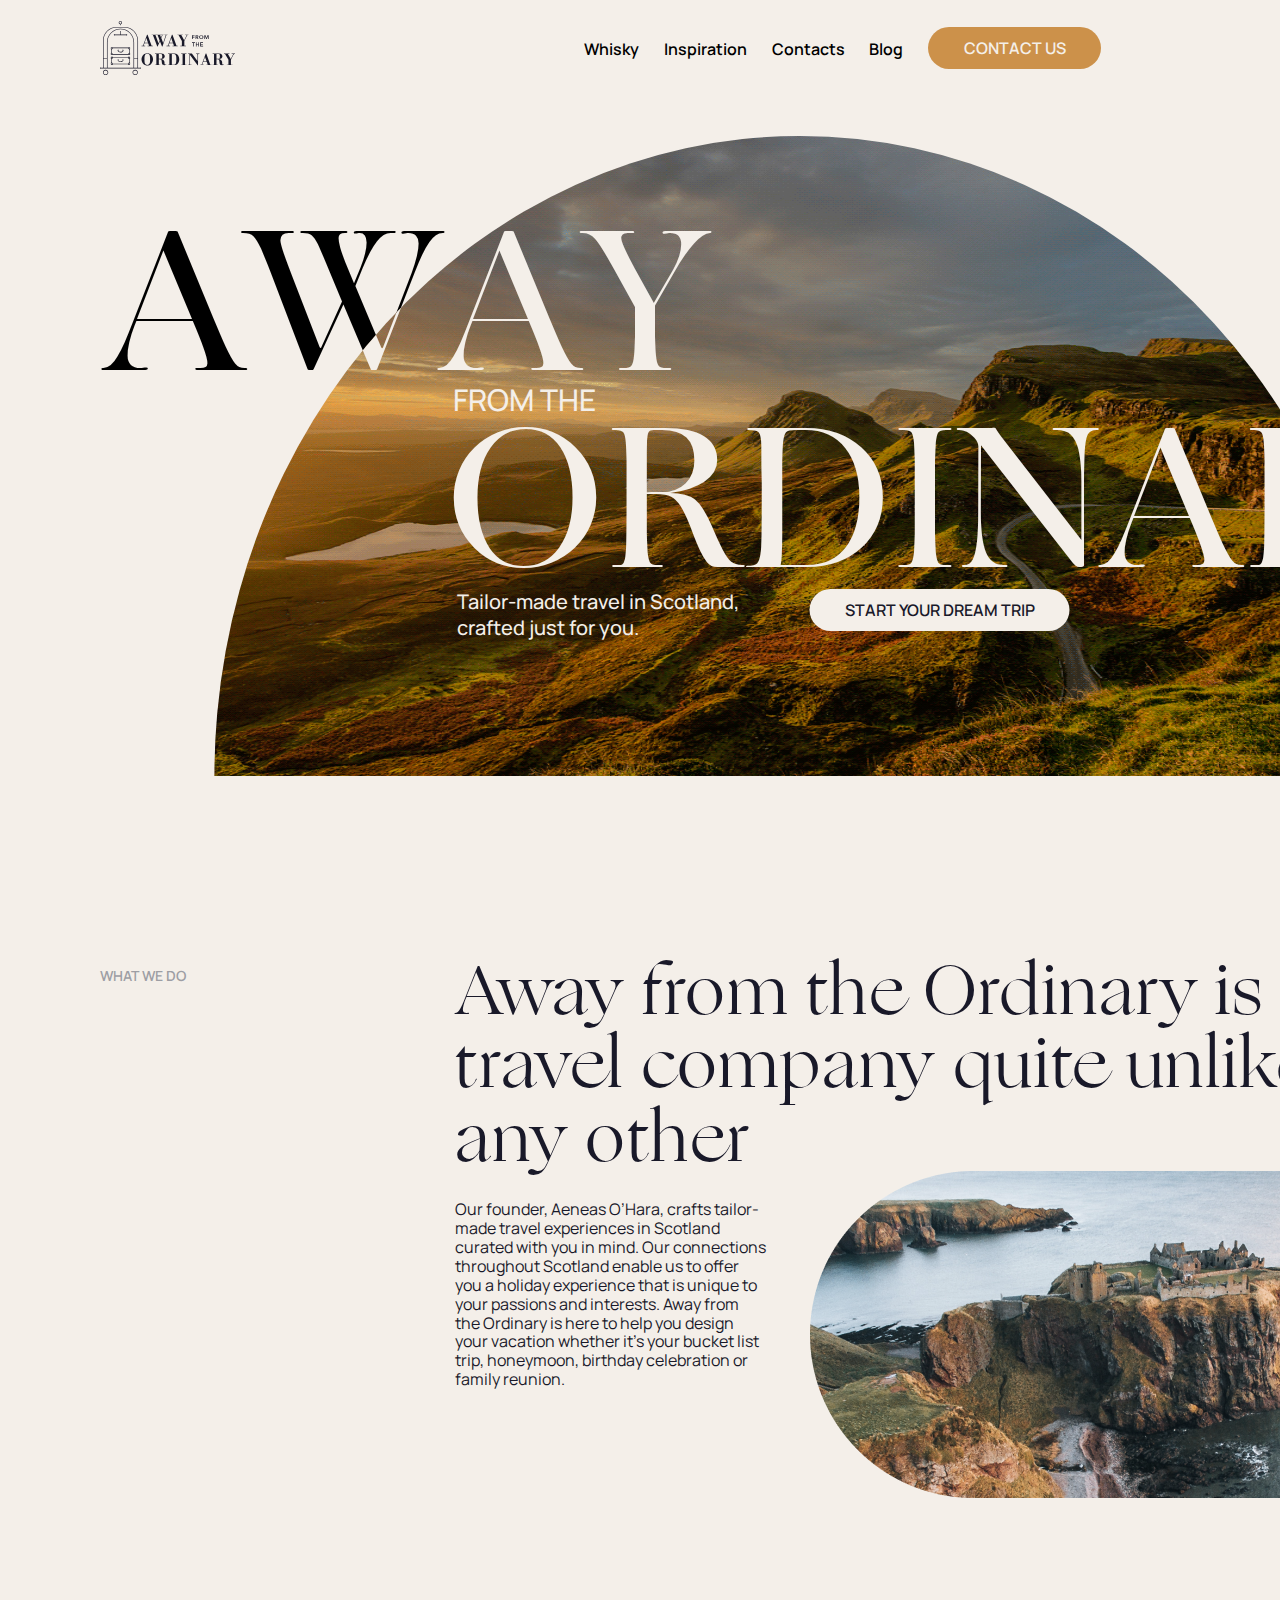
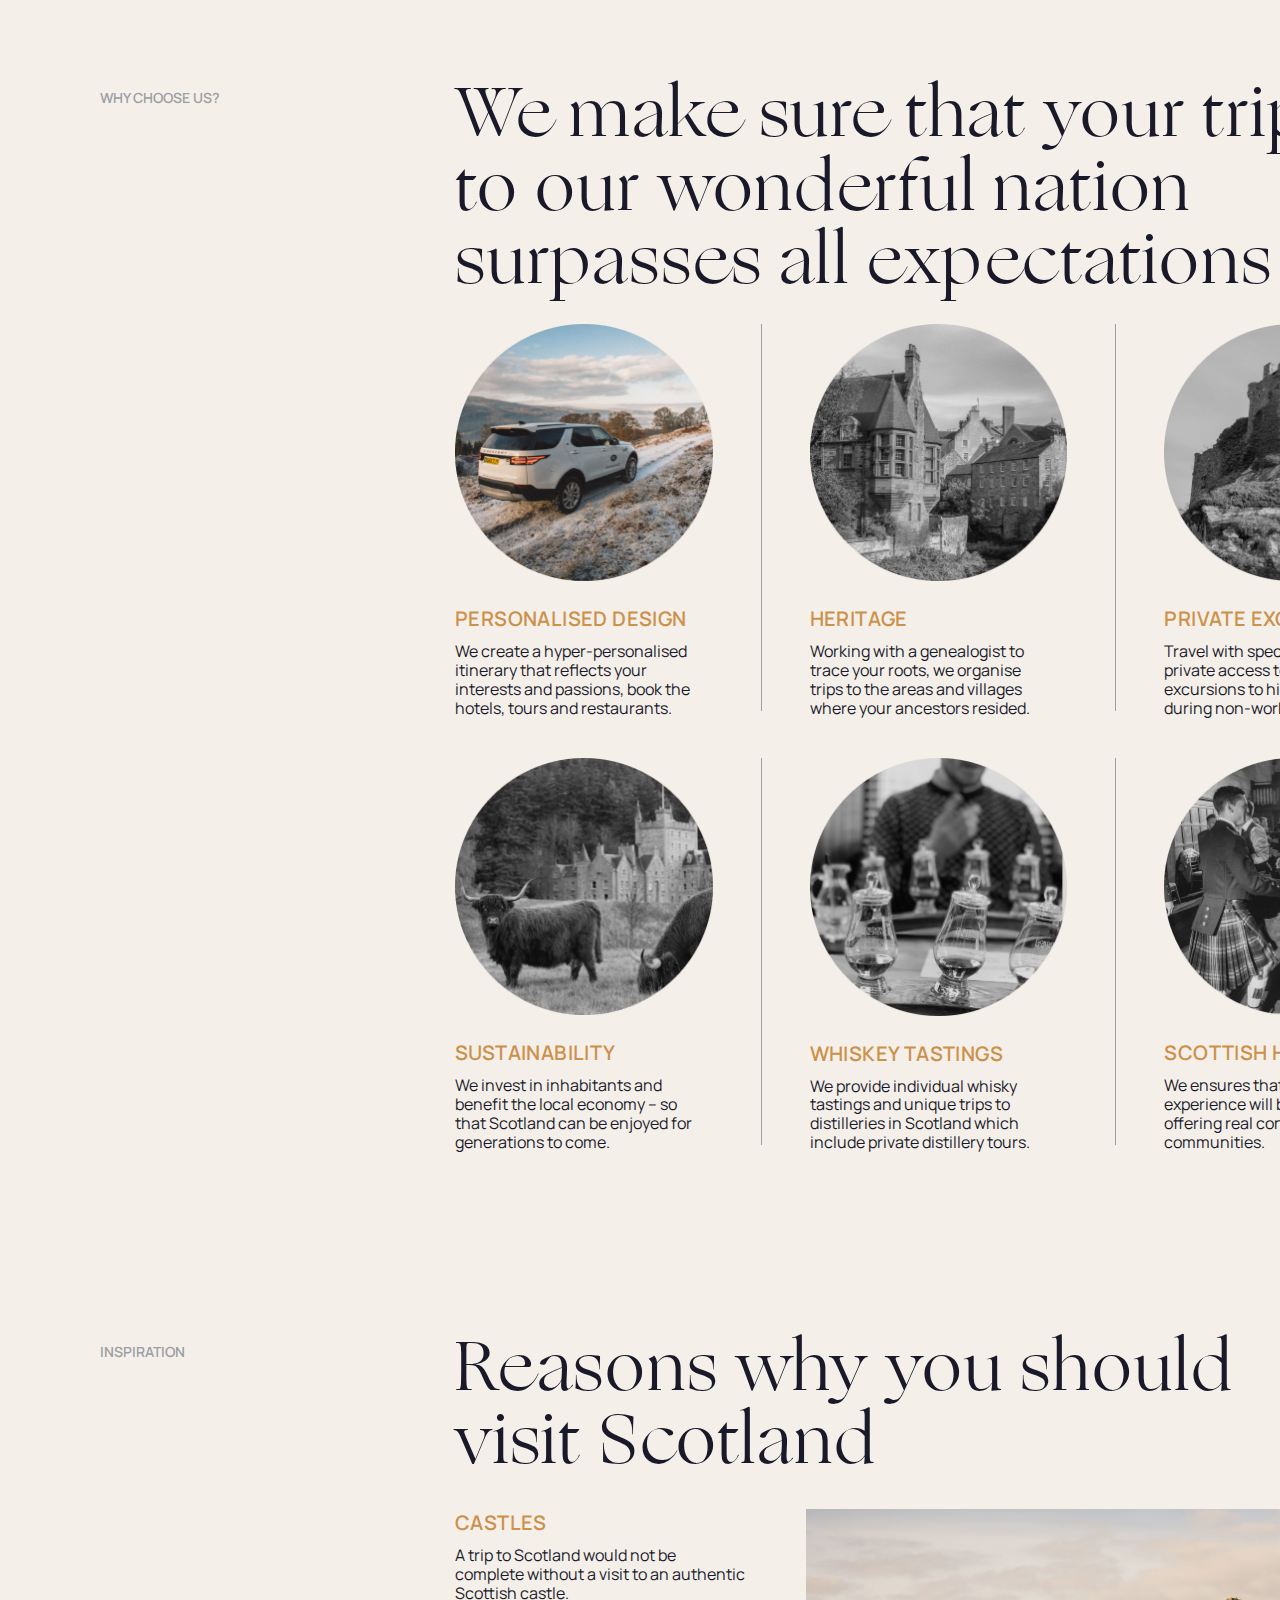
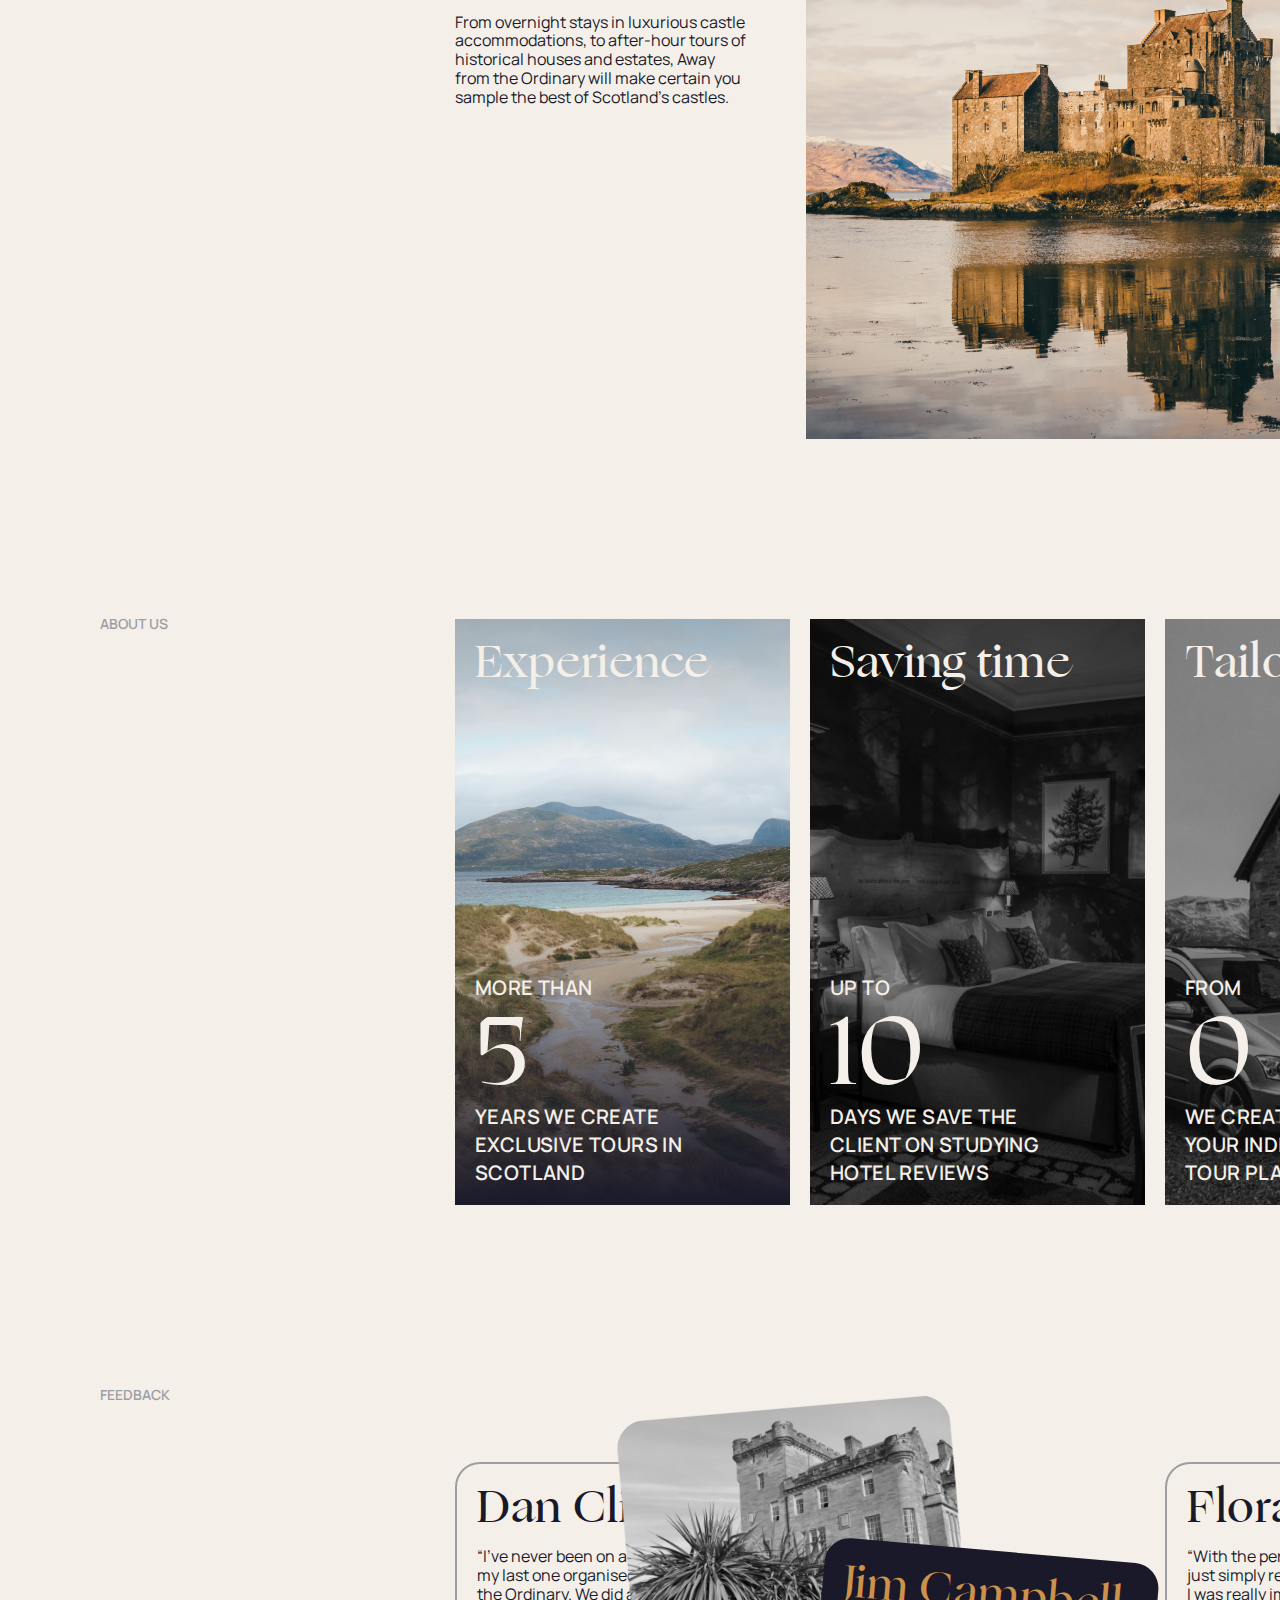
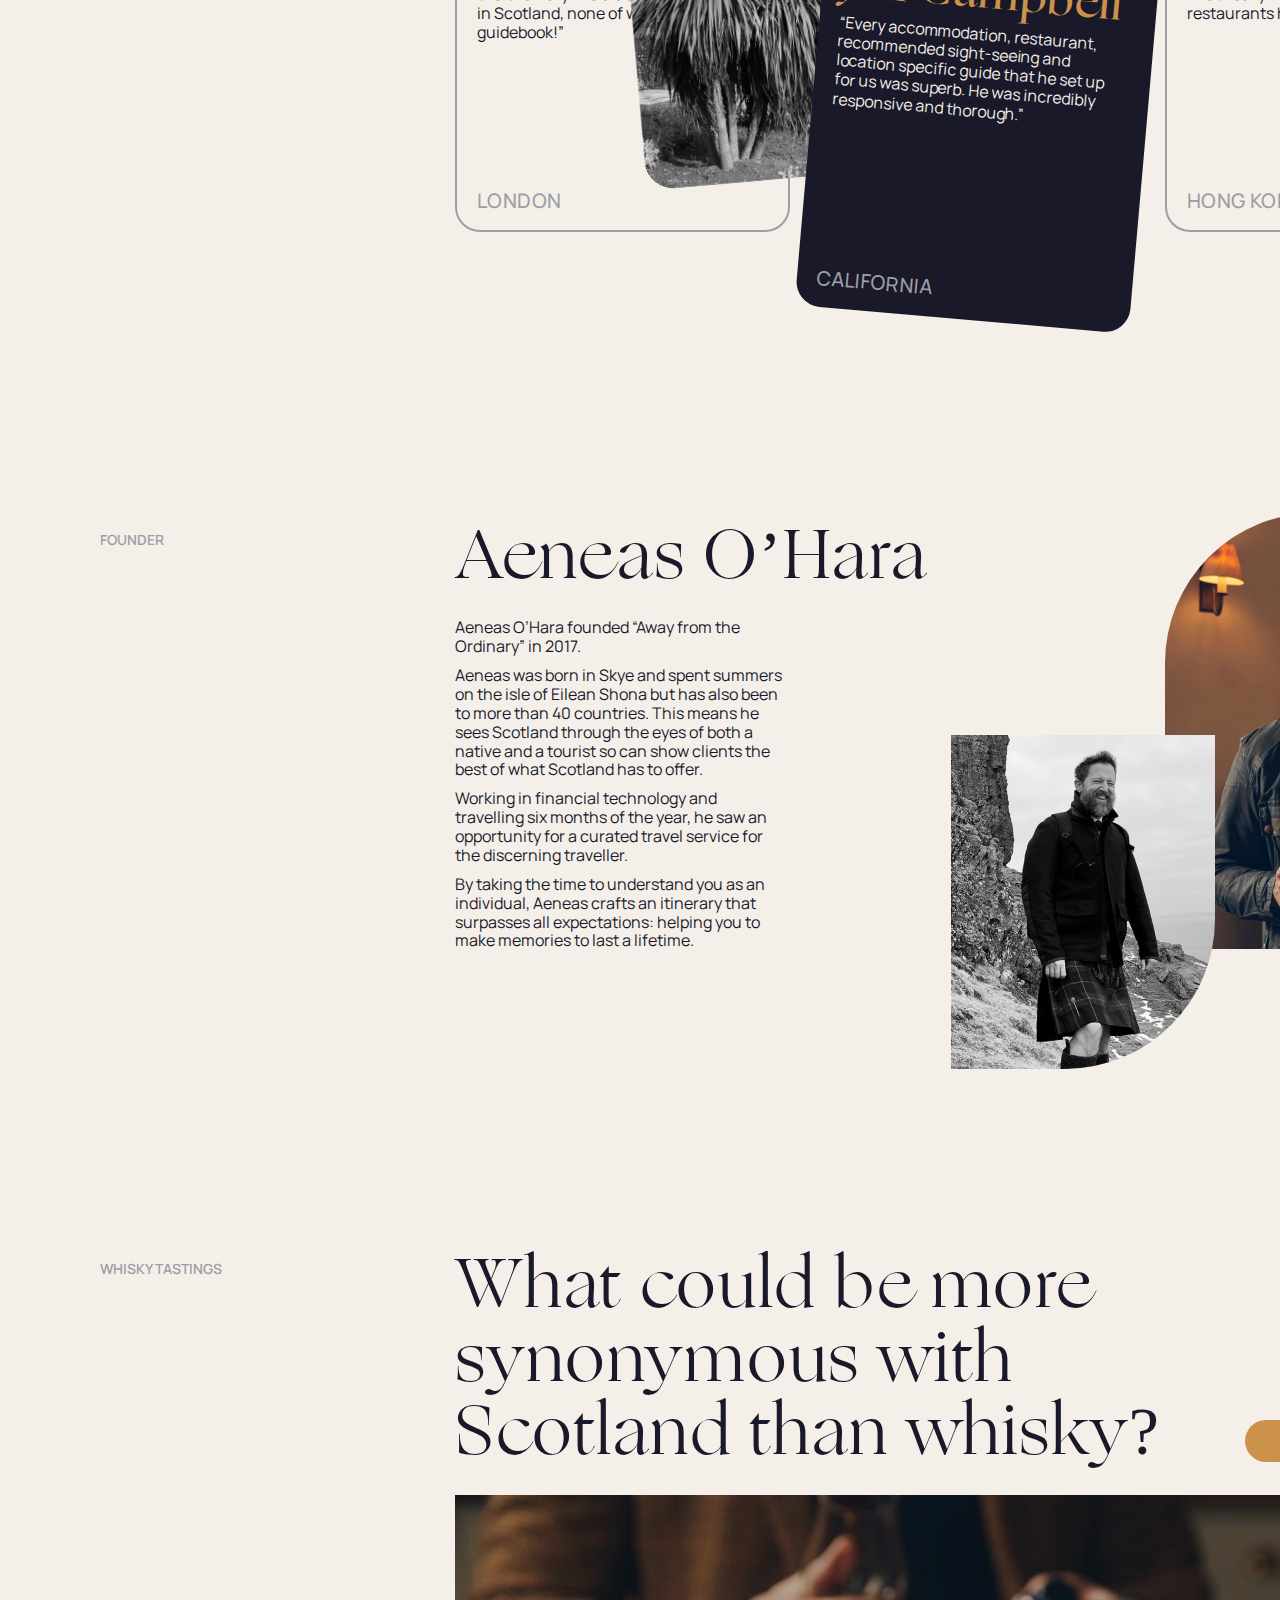
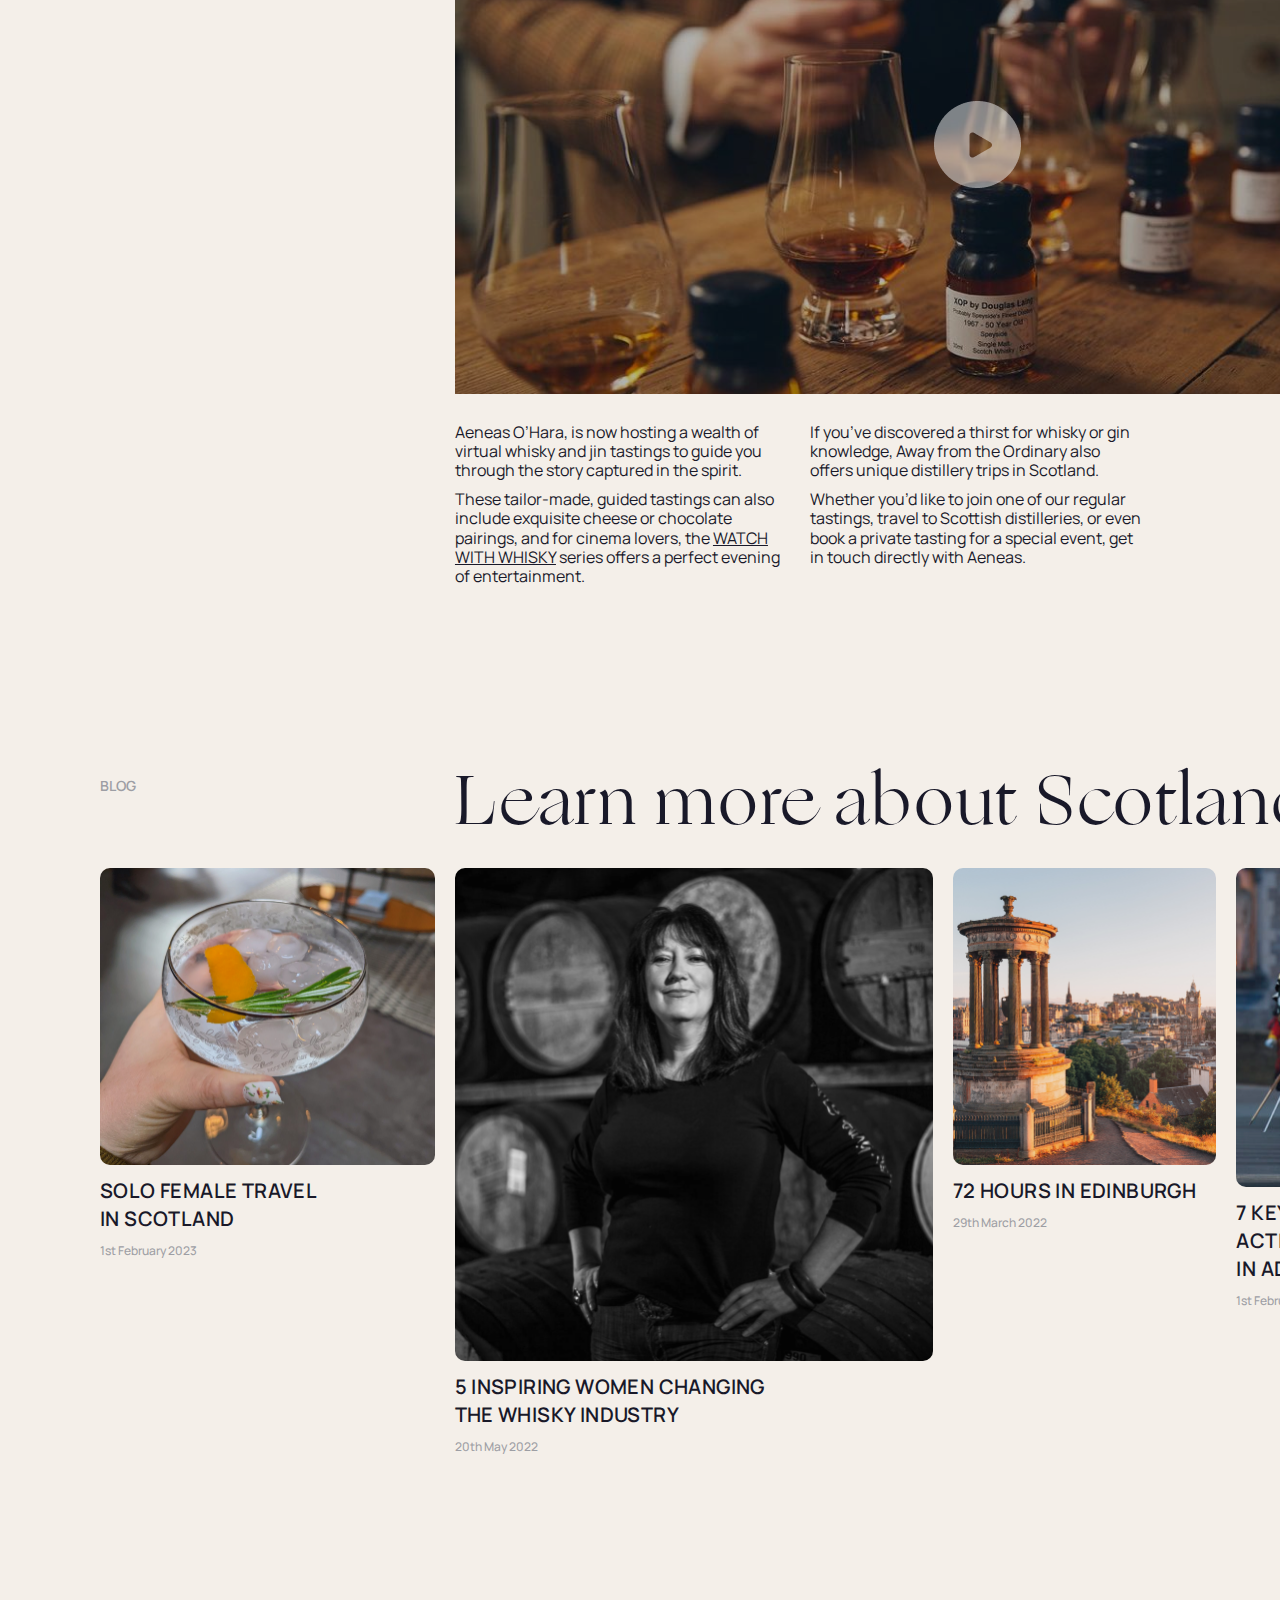
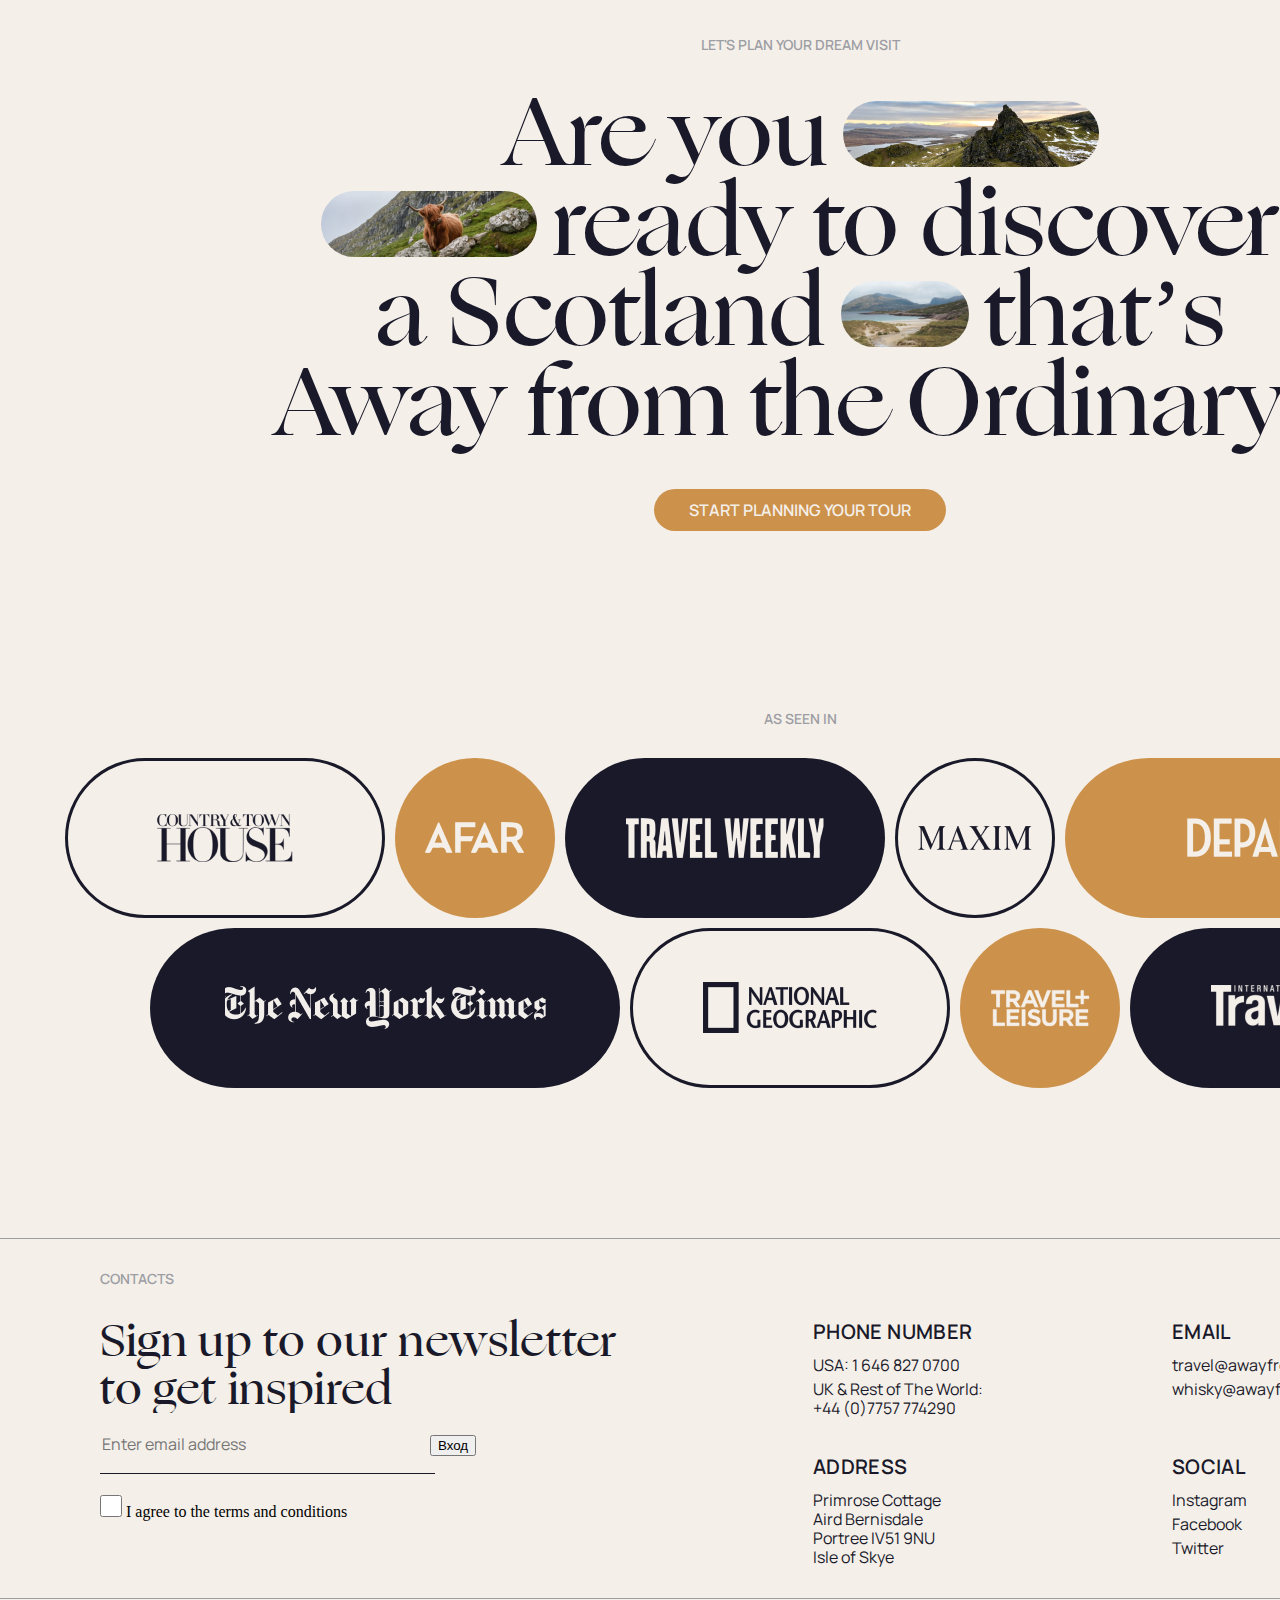
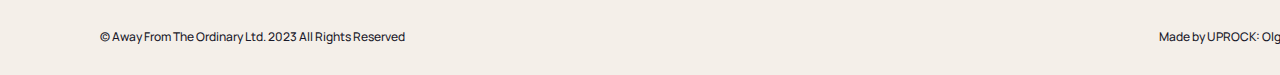
<file: index.html>
<!DOCTYPE html>
<html lang="en">
<head>
    <meta charset="UTF-8" />
    <meta http-equiv="X-UA-Compatible" content="IE=edge" />
    <meta name="viewport" content="width=device-width, initial-scale=1.0" />
    <title>Away from the Ordinary - tailor-made travel in Scotland, crafted just for you</title>
    <link rel="stylesheet" href="./styles/global.css">
    <link rel="stylesheet" href="./fonts/fonts.css">
    <link rel="stylesheet" href="./styles/style.css">
  </head>
</head>
<body>
    <header class="content-section header">
        <a class="header__logo">
            <img src="./images/logo.svg" class="header__logo-image" alt="Logotype">
        </a>
        <nav class="header__menu">
            <ul class="header__links-list">
                <li class="header__links-list-item">
                    <a href="#">Whisky</a>
                </li>
                <li class="header__links-list-item">
                    <a href="#">Inspiration</a>
                </li>
                <li class="header__links-list-item">
                    <a href="#">Contacts</a>
                </li>
                <li class="header__links-list-item">
                    <a href="#">Blog</a>
                </li>
                <li class="header__links-list-item header__link_active">
                    <a href="#">Contact us</a>
                </li>
            </ul>
        </nav>
        <button class="burger">
            <span class="burger__line"></span>
            <span class="burger__line"></span>
            <span class="burger__line"></span>
        </button>
    </header>
    <main class="content-section">
        <section class="cover">
            <div class="cover__inner">
                <a class="cover__background">
                    <img class="cover__background-image" src="images/cover.png" alt="">
                </a>
                <h1 class="cover__title">
                    <span class="align-text">Away</span>
                    <span class="align-text_center">from the</span>
                    <span class="align-text_right">ordinary</span>
                </h1>
                <div class="cover__description">
                    <div class="cover__description-text">Tailor-made travel in Scotland,<br class="br-width-1600">crafted just for you.</div>
                    <button type="button" class="start-button" href="#">Start your dream trip</button>
                </div>
            </div>
            <div class="cover-inner-noClip">
                <h1 class="cover__title">
                    <span class="align-text">Away</span>
                    <span class="align-text_center">from the</span>
                    <span class="align-text_right">ordinary</span>
                </h1>
            </div>
        </section>
        <section class="whatWeDo">
            <ul class="section-list">
                <li class="section-list-item">
                    <h3 class="section__title">What we do</h3>
                </li>
                <li class="section-list-item">
                    <div class="section__content">
                        <h2 class="section__content-title whatWeDo__content-title">Away from the Ordinary is a<br class="br-width-1600">travel <br class="br-width-460"> company quite unlike<br class="br-width-1600"> any other</h2>
                        <ul class="section__content-list whatWeDo__content-list">
                            <li class="content-list-item whatWeDo-list-item">
                                <p class="content-item-text whatWeDo__item-text">Our founder, Aeneas O’Hara, crafts tailor-<br class="br-width-1600"><br class="br-width-460">made travel experiences in Scotland<br class="br-width-1600"><br class="br-width-460"> curated with you in mind.
                                    Our connections<br class="br-width-1600"><br class="br-width-460"> throughout Scotland enable us to offer<br class="br-width-1600"><br class="br-width-460"> you a holiday experience that is unique to<br class="br-width-1600"><br class="br-width-460"> your passions and interests.
                                    Away from<br class="br-width-1600"><br class="br-width-460"> the Ordinary is here to help you design<br class="br-width-1600"><br class="br-width-460"> your vacation whether it's your bucket list<br class="br-width-1600"><br class="br-width-460"> trip, honeymoon,
                                    birthday celebration or<br class="br-width-1600"><br class="br-width-460"> family reunion.
                                </p>
                                <img class="content-item-image whatWeDo__item-image" src="./images/whatWeDo.png" alt="" >
                            </li>
                        </ul>
                    </div>
                </li>
            </ul>
        </section>
        <section class="whyChooseUs">
            <ul class="section-list">
                <li class="section-list-item">
                    <h3 class="section__title">Why choose us?</h3>
                </li>
                <li class="section-list-item">
                    <div class="section__content">
                        <h2 class="section__content-title whyChooseUs__content-title">We make sure that your trip<br class="br-width-1600"> to<br class="br-width-460"> our wonderful nation<br class="br-width-1600"> surpasses<br class="br-width-460"> all expectations</h2>
                        <ul class="section__content-list whyChooseUs__content-list">
                            <li class="content-list-item">
                                <img class="content-item-image whyChooseUs__item-image" src="./images/whyChooseUs_1.png" alt="" >
                                <h4 class="content-item-title whyChooseUs__item-title">Personalised design</h4>
                                <p class="content-item-text whyChooseUs__item-text">We create a hyper-personalised<br class="br-width-1600"><br class="br-width-460"> itinerary that reflects your<br class="br-width-1600"><br class="br-width-460"> interests and passions,
                                    book the<br class="br-width-1600"><br class="br-width-460"> hotels, tours and restaurants.
                                </p>
                            </li>
                            <li class="content-list-item-line line-width-1600"></li>
                            <li class="content-list-item-line line-width-460"></li>
                            <li class="content-list-item">
                                <img class="content-item-image whyChooseUs__item-image" src="./images/whyChooseUs_2.png" alt="" >
                                <h4 class="content-item-title whyChooseUs__item-title">Heritage</h4>
                                <p class="content-item-text whyChooseUs__item-text">Working with a genealogist to<br class="br-width-1600"><br class="br-width-460"> trace your roots, we organise<br class="br-width-1600"><br class="br-width-460"> trips to the areas and villages<br class="br-width-1600"><br class="br-width-460"> where your ancestors resided.
                                </p>
                            </li>
                            <li class="content-list-item-line line-width-1600"></li>
                            <li class="content-list-item">
                                <img class="content-item-image whyChooseUs__item-image" src="./images/whyChooseUs_3.png" alt="" >
                                <h4 class="content-item-title whyChooseUs__item-title">Private excursions</h4>
                                <p class="content-item-text whyChooseUs__item-text">Travel with specialist guides,<br class="br-width-1600"><br class="br-width-460"> private access to sights and<br class="br-width-1600"><br class="br-width-460"> excursions to historical castles<br class="br-width-1600"><br class="br-width-460"> during non-working hours.
                                </p>
                            </li>
                            <li class="content-list-item-line line-width-460"></li>
                            <li class="content-list-item">
                                <img class="content-item-image whyChooseUs__item-image" src="./images/whyChooseUs_4.png" alt="" >
                                <h4 class="content-item-title whyChooseUs__item-title">Sustainability</h4>
                                <p class="content-item-text whyChooseUs__item-text">We invest in inhabitants and<br class="br-width-1600"><br class="br-width-460"> benefit the local economy – so<br class="br-width-1600"><br class="br-width-460"> that Scotland can be enjoyed for<br class="br-width-1600"><br class="br-width-460"> generations to come.
                                </p>
                            </li>
                            <li class="content-list-item-line line-width-1600"></li>
                            <li class="content-list-item">
                                <img class="content-item-image whyChooseUs__item-image" src="./images/whyChooseUs_5.png" alt="" >
                                <h4 class="content-item-title whyChooseUs__item-title">Whiskey tastings</h4>
                                <p class="content-item-text whyChooseUs__item-text">We provide individual whisky<br class="br-width-1600"><br class="br-width-460"> tastings and unique trips to<br class="br-width-1600"><br class="br-width-460"> distilleries in Scotland which<br class="br-width-1600"><br class="br-width-460"> include private distillery tours.
                                </p>
                            </li>
                            <li class="content-list-item-line line-width-1600"></li>
                            <li class="content-list-item-line line-width-460"></li>
                            <li class="content-list-item">
                                <img class="content-item-image whyChooseUs__item-image" src="./images/whyChooseUs_6.png" alt="" >
                                <h4 class="content-item-title whyChooseUs__item-title">Scottish hospitality</h4>
                                <p class="content-item-text whyChooseUs__item-text">We ensures that your Scottish<br class="br-width-1600"><br class="br-width-460"> experience will be authentic,<br class="br-width-1600"><br class="br-width-460"> offering real connection with <br class="br-width-460">the<br class="br-width-1600"> communities.
                                </p>
                            </li>
                        </ul>
                    </div>
                </li>
            </ul>
        </section>

        <section class="inspiration">
            <ul class="section-list">
                <li class="section-list-item">
                    <h3 class="section__title">Inspiration</h3>
                </li>
                <li class="section-list-item">
                    <div class="section__content">
                        <h2 class="section__content-title inspiration__content-title">Reasons why you should<br>visit Scotland</h2>
                        <ul class="section__content-list inspiration__content-list">
                            <ul class="inspiration-list">
                                <li class="content-list-item inspiration-list-item">
                                    <h4 class="content-item-title inspiration__item-title">Castles</h4>
                                    <p class="content-item-text inspiration__item-text">A trip to Scotland would not be<br class="br-width-1600"> complete without a visit to<br class="br-width-460"> an authentic<br class="br-width-1600"> Scottish castle.</p>
                                    <p class="content-item-text inspiration__item-text">From overnight stays in luxurious castle<br class="br-width-1600"> accommodations,<br class="br-width-460"> to after-hour tours of<br class="br-width-1600"> historical houses and estates, Away<br class="br-width-1600"><br class="br-width-460"> from the Ordinary will make certain you<br class="br-width-1600"> sample the best of<br class="br-width-460"> Scotland’s castles.
                                    </p>
                                </li>
                                <li class="content-list-item inspiration-list-item">
                                    <h4 class="content-item-title inspiration__item-title">Castles</h4>
                                    <p class="content-item-text inspiration__item-text">A trip to Scotland would not be<br class="br-width-1600"> complete without a visit to an authentic<br class="br-width-1600"> Scottish castle.</p>
                                    <p class="content-item-text inspiration__item-text">From overnight stays in luxurious castle<br class="br-width-1600"> accommodations, to after-hour tours of<br class="br-width-1600"> historical houses and estates, Away<br class="br-width-1600"> from the Ordinary will make certain you<br class="br-width-1600"> sample the best of Scotland’s castles.
                                    </p>
                                </li>
                            </ul>
                            
                            <li class="content-list-image inspiration__list-image">
                                <img class="content-image inspiration-image" src="./images/inspiration_1.png" alt="" >
                                <img class="content-image inspiration-image" src="./images/inspiration_2.png" alt="" >
                                <img class="content-image inspiration-image" src="./images/inspiration_3.png" alt="" >
                                <img class="content-image inspiration-image" src="./images/inspiration_4.png" alt="" >
                                <img class="content-image inspiration-image" src="./images/inspiration_5.png" alt="" >
                                <img class="content-image inspiration-image" src="./images/inspiration_6.png" alt="" >
                            </li>
                        </ul>
                    </div>
                </li>
            </ul>
        </section>

        <section class="aboutUs">
            <ul class="section-list">
                <li class="section-list-item">
                    <h3 class="section__title aboutUs__title">About us</h3>
                </li>
                <li class="section-list-item">
                    <div class="section__content">
                        <ul class="section__content-list aboutUs__content-list">
                            <li class="content-list-item aboutUs-list-item aboutUs-list-item-experience">    
                                <h4 class="content-item-title aboutUs__item-title">Experience</h4>
                                <p class="content-item-text aboutUs__item-text aboutUs__item-text-padding">More than</p>
                                <h4 class="content-item-title aboutUs__item-title aboutUs__item-title-number">5</h4>
                                <p class="content-item-text aboutUs__item-text">Years we create<br class="br-width-1600"> exclusive<br class="br-width-460"> tours in Scotland</p>
                            </li>
                            <li class="content-list-item aboutUs-list-item aboutUs-list-item-savingTime">
                                <h4 class="content-item-title aboutUs__item-title">Saving time</h4>
                                <p class="content-item-text aboutUs__item-text aboutUs__item-text-padding">Up to</p>
                                <h4 class="content-item-title aboutUs__item-title aboutUs__item-title-number">10</h4>
                                <p class="content-item-text aboutUs__item-text">Days we save the<br class="br-width-1600"> client<br class="br-width-460"> on studying<br class="br-width-1600"> hotel reviews</p>
                            </li>
                            <li class="content-list-item aboutUs-list-item aboutUs-list-item-tailorMade">
                                <h4 class="content-item-title aboutUs__item-title">Tailor-made</h4>
                                <p class="content-item-text aboutUs__item-text aboutUs__item-text-padding">From</p>
                                <h4 class="content-item-title aboutUs__item-title aboutUs__item-title-number">0</h4>
                                <p class="content-item-text aboutUs__item-text">We create<br class="br-width-1600"> your<br class="br-width-460"> individual<br class="br-width-1600"> tour plan</p>
                            </li>
                        </ul>
                    </div>
                </li>
            </ul>
        </section>
        

        <section class="feedback">
            <ul class="section-list">
                <li class="section-list-item">
                    <h3 class="section__title feedback__title">Feedback</h3>
                </li>
                <li class="section-list-item">
                    <div class="section__content">
                        <div class="arrows feedback-arrows">
                            <div  class="left_arrow"></div>
                            <div  class="right_arrow"></div>
                        </div>
                        <ul class="section__content-list feedback__content-list">
                            <li class="content-list-item feedback-list-item feedback-list-item-first">    
                                <h4 class="content-item-title feedback__item-title">Dan Cliff</h4>
                                <p class="content-item-text feedback__item-text feedback__item-text-padding">“I’ve never been on a better trip than<br>my last one organised by Away from<br>the Ordinary. We did and saw so much<br>in Scotland, none of which was in the<br>guidebook!”</p>
                                <h4 class="content-item-title feedback__item-title feedback__item-title-place">London</h4>
                            </li>
                            <li class="content-list-item feedback-list-item feedback-list-item-second">    
                                <h4 class="content-item-title feedback__item-title feedback__item-title-color">Jim Campbell</h4>
                                <p class="content-item-text feedback__item-text feedback__item-text-padding feedback__item-text-color">“Every accommodation, restaurant,<br>recommended sight-seeing and<br>location specific guide that he set up<br>for us was superb. He was incredibly<br>responsive and thorough.”</p>
                                <h4 class="content-item-title feedback__item-title feedback__item-title-place">California</h4>
                            </li>
                            <li class="content-list-item feedback-list-item feedback-list-item-third">    
                                <h4 class="content-item-title feedback__item-title">Flora Ng</h4>
                                <p class="content-item-text feedback__item-text feedback__item-text-padding">“With the perfect planning by Aeneas, I<br>just simply relaxed and enjoyed the trip.<br>I was really impressed by the hotels and<br>restaurants he picked for us.”</p>
                                <h4 class="content-item-title feedback__item-title feedback__item-title-place">Hong Kong</h4>
                            </li>
                            <li class="content-list-item feedback-list-item feedback-list-item-image">
                                <img  src="images/feedback_1.png" class="feedback-list-item-image-border" alt="">
                            </li>
                        </ul>
                    </div>
                </li>
            </ul>
        </section>
        
        <section class="founder">
            <ul class="section-list">
                <li class="section-list-item">
                    <h3 class="section__title">Founder</h3>
                </li>
                <li class="section-list-item">
                    <div class="section__content">
                        <h2 class="section__content-title founder__content-title">Aeneas O’Hara</h2>
                        <ul class="section__content-list founder__content-list">
                            <li class="content-list-item founder-list-item">
                                <p class="content-item-text founder__item-text founder__item-text-padding">Aeneas O’Hara founded “Away from the<br>Ordinary” in 2017.</p>
                                <p class="content-item-text founder__item-text">Aeneas was born in Skye and spent summers<br>on the isle of Eilean Shona but has also been<br>to more than 40 countries. This means he<br>sees Scotland through the eyes of both a<br>native and a tourist so can show clients the<br>best of what Scotland has to offer.
                                </p>
                                <p class="content-item-text founder__item-text">Working in financial technology and<br>travelling six months of the year, he saw an<br>opportunity for a curated travel service for<br>the discerning traveller.</p>
                                <p class="content-item-text founder__item-text">By taking the time to understand you as an<br>individual, Aeneas crafts an itinerary that<br>surpasses all expectations: helping you to<br>make memories to last a lifetime.</p>
                            </li>
                            
                            <li class="content-list-image founder__list-image">
                                <img class="content-image founder-image founder-image_1" src="./images/founder_1.png" alt="" >
                                <img class="content-image founder-image founder-image_2" src="./images/founder_2.png" alt="" >
                            </li>
                        </ul>
                    </div>
                </li>
            </ul>
        </section>

        <section class="whiskyTastings">
            <ul class="section-list">
                <li class="section-list-item">
                    <h3 class="section__title">Whisky tastings</h3>
                </li>
                <li class="section-list-item">
                    <div class="section__content">
                        <ul class="whiskyTastings-top">
                            <h2 class="section__content-title whiskyTastings__content-title">What could be more<br>synonymous with<br>Scotland than whisky?</h2>
                            <button type="button" class="start-button whiskyTastings-button" href="#">Enquire about whisky</button>
                        </ul>
                        <img class="whiskyTastings-video" src="images/video.png"></img>
                        <ul class="whiskyTastings__textSection">
                            <li class="whiskyTastings__textSection-text">
                                <p class="content-item-text whiskyTastings-item-text">Aeneas O’Hara, is now hosting a wealth of<br>virtual whisky and jin tastings to guide you<br>through the story captured in the spirit.</p>
                                <p class="content-item-text whiskyTastings-item-text whiskyTastings-item-text-padding">These tailor-made, guided tastings can also<br>include exquisite cheese or chocolate<br>pairings, and for cinema lovers, the <span class="uppercase-text line-text">watch<br>with whisky</span> series offers a perfect evening<br>of entertainment. </p>
                            </li>
                            <li class="whiskyTastings__textSection-text">
                                <p class="content-item-text whiskyTastings-item-text">If you’ve discovered a thirst for whisky or gin<br>knowledge, Away from the Ordinary also<br>offers unique distillery trips in Scotland.</p>
                                <p class="content-item-text whiskyTastings-item-text whiskyTastings-item-text-padding">Whether you’d like to join one of our regular<br>tastings, travel to Scottish distilleries, or even<br>book a private tasting for a special event, get<br>in touch directly with Aeneas.</p>
                            </li>
                        </ul>
                    </div>
                </li>
            </ul>
        </section>

        <section class="blog">
            <ul class="section-list section-list-blog">
                <li class="section-list-item">
                    <h3 class="section__title">Blog</h3>
                </li>
                <li class="section-list-item">
                    <div class="section__content">
                        <ul class="blog-top">
                            <h2 class="section__content-title blog__content-title">Learn more about Scotland</h2>
                             <p class="viewAll-button line-text"><a href="#">View All</a></a></p>
                        </ul>
                    </div>
                </li>
            </ul>
            <ul class="section__content-list blog__content-list">
                <li class="content-list-item blog-list-item">
                    <a href="#">
                        <img class="content-item-image blog__item-image" src="images/blog_1.png" alt="" >
                        <h4 class="content-item-title blog__item-title">Solo Female Travel<br>in Scotland</h4>
                        <p class="content-item-date blog__item-date">1st February 2023</p>
                    </a>
                </li>
                <li class="content-list-item blog-list-item">
                    <a href="#">
                        <img class="content-item-image blog__item-image" src="images/blog_2.png" alt="" >
                        <h4 class="content-item-title blog__item-title">5 inspiring women changing<br>the whisky industry</h4>
                        <p class="content-item-date blog__item-date">20th May 2022</p>
                    </a>
                </li>
                <li class="content-list-item blog-list-item">
                    <a href="#">
                        <img class="content-item-image blog__item-image" src="images/blog_3.png" alt="" >
                        <h4 class="content-item-title blog__item-title">72 hours in Edinburgh</h4>
                        <p class="content-item-date blog__item-date">29th March 2022</p>
                    </a>
                </li>
                <li class="content-list-item blog-list-item">
                    <a href="#">
                        <img class="content-item-image blog__item-image" src="images/blog_4.png" alt="" >
                        <h4 class="content-item-title blog__item-title">7 key scottish<br>activities to book<br>in advance</h4>
                        <p class="content-item-date blog__item-date">1st February 2023</p>
                    </a>
                </li>
            </ul>
        </section>

        <section class="yourDreamVisit">
            <h3 class="yourDreamVisit__title">LET'S PLAN YOUR DREAM VISIT</h3>
            <div class="yourDreamVisit__content-box">
                <div class="yourDreamVisit__content">
                    <p class="yourDreamVisit__content-text">Are you</p>
                    <img src="images/yourDreamVisit_1.png" class="yourDreamVisit__content-image" alt="">
                </div>
                <div class="yourDreamVisit__content">
                    <img src="images/yourDreamVisit_2.png" class="yourDreamVisit__content-image" alt="">
                    <p class="yourDreamVisit__content-text">ready to discover</p>
                </div>
                <div class="yourDreamVisit__content">
                    <p class="yourDreamVisit__content-text">a Scotland</p>
                    <img src="images/yourDreamVisit_3.png" class="yourDreamVisit__content-image" alt="">
                    <p class="yourDreamVisit__content-text">that’s</p>
                </div>
                <div class="yourDreamVisit__content">
                    <p class="yourDreamVisit__content-text">Away from the Ordinary?</p>
                </div>
            </div>
            <a href="#">
                <button type="button" class="start-button yourDreamVisit-button">Start Planning Your Tour</button>
            </a>    
        </section>


        <section class="asSeenIn">
            <h3 class="asSeenIn__title">As seen in</h3>
            <div class="asSeenIn__content-box">
                <div class="asSeenIn__content">
                    <div class="asSeenIn-ellipse asSeenIn-short-ellipse asSeenIn-transparent"><img class="asSeenIn__logo" src="images/asSeenIn_1.png" alt=""></div>
                    <div class="asSeenIn-circle asSeenIn-yellow"><img class="asSeenIn__logo" src="images/asSeenIn_2.png" alt=""></div>
                    <div class="asSeenIn-ellipse asSeenIn-short-ellipse asSeenIn-black"><img class="asSeenIn__logo" src="images/asSeenIn_3.png" alt=""></div>
                    <div class="asSeenIn-circle asSeenIn-transparent"><img class="asSeenIn__logo" src="images/asSeenIn_4.png" alt=""></div>
                    <div class="asSeenIn-ellipse asSeenIn-long-ellipse asSeenIn-yellow"><img class="asSeenIn__logo" src="images/asSeenIn_5.png" alt=""></div>  
                </div>
                <div class="asSeenIn__content">
                    <div class="asSeenIn-ellipse asSeenIn-long-ellipse asSeenIn-black"><img class="asSeenIn__logo" src="images/asSeenIn_6.png" alt=""></div>
                    <div class="asSeenIn-ellipse asSeenIn-short-ellipse asSeenIn-transparent"><img class="asSeenIn__logo" src="images/asSeenIn_7.png" alt=""></div>
                    <div class="asSeenIn-circle asSeenIn-yellow"><img class="asSeenIn__logo" src="images/asSeenIn_8.png" alt=""></div>
                    <div class="asSeenIn-ellipse asSeenIn-short-ellipse asSeenIn-black"><img class="asSeenIn__logo" src="images/asSeenIn_9.png" alt=""></div>
                </div>
            </div>
        </section>
        <div class="line margin-top-150"></div>
        <section class="contacts">
            <h3 class="contacts__title">contacts</h3>
            <div class="contacts__content-box">
                <div class="contacts__left-box">
                    <h4 class="contacts__left-box-title">Sign up to our newsletter<br>to get inspired</h4>
                    <form class="emailForm">
                        <input class="emailInput" type="email" id="email" pattern=".+@example\.com" size="34" required placeholder="Enter email address">
                        <input type="submit" value="Вход">
                    </form>
                    <div class="contacts__left-box-line"></div>
                    <form class="checkboxForm">
                        <input class="checkboxInput" id="html" type="checkbox">
                        <label for="html">I agree to the terms and conditions</label>
                    </form>
                </div>
                <div class="contacts__right-box">
                    <ul class="contacts__right-box-list">
                        <li class="contacts__right-box-item">
                            <h4 class="contacts__right-box-title">Phone number</h4>
                            <p class="contacts__right-box-text">USA: 1 646 827 0700</p>
                            <p class="contacts__right-box-text">UK & Rest of The World:<br>+44 (0)7757 774290</p>
                        </li>
                        <li class="contacts__right-box-item">
                            <h4 class="contacts__right-box-title">Email</h4>
                            <p class="contacts__right-box-text">travel@awayfromtheordinary.com</p>
                            <p class="contacts__right-box-text">whisky@awayfromtheordinary.com</p>
                        </li>
                        <li class="contacts__right-box-item">
                            <h4 class="contacts__right-box-title">Address</h4>
                            <p class="contacts__right-box-text">Primrose Cottage<br>Aird Bernisdale<br>Portree IV51 9NU<br>Isle of Skye</p>
                        </li>
                        <li class="contacts__right-box-item">
                            <h4 class="contacts__right-box-title">Social</h4>
                            <p class="contacts__right-box-text">Instagram</p>
                            <p class="contacts__right-box-text">Facebook</p>
                            <p class="contacts__right-box-text">Twitter</p>
                        </li>
                    </ul>
                </div>
            </div>
        </section>
        <div class="line margin-top-30"></div>
        <section class="copyrights">
            <ul class="copyrights__list">
                <li class="copyrights__list__item">© Away From The Ordinary Ltd. 2023 All Rights Reserved</li>
                <li class="copyrights__list__item">Made by UPROCK: Olga Valters</li>
            </ul>
        </section>
    </main>  
</body>
</html>
</file>
<file: styles/global.css>
*,
*::before,
*::after {
  box-sizing: border-box;
  margin: 0;
}

body {
 background-color: #F4EFE9;   
}

h1,
h2,
h3,
h4,
h5,
h6,
p,
ul,
ol,
li,
blockquote {
  margin: 0;
  padding: 0;
  list-style-type: none;
}

a {
  color: inherit;
  display: block;
  text-decoration: none;
}

img {
  width: 100%;
}
</file>
<file: fonts/fonts.css>
@font-face {
    font-family: 'Manrope';
    src:
      url('./Manrope-Regular-400.ttf');
    font-weight: 400;
    font-display: swap;
  }

@font-face {
    font-family: 'Manrope';
    src:
      url('./Manrope-Medium-500.ttf');
    font-weight: 500;
    font-display: swap;
  }
  
  @font-face {
    font-family: 'Manrope';
    src:
      url('./Manrope-SemiBold-600.ttf');
    font-weight: 600;
    font-display: swap;
  }


  @font-face {
    font-family: 'Ogg';
    src:
      url('./Ogg-Medium-500.ttf');
    font-weight: 500;
    font-display: swap;
  }
  @font-face {
    font-family: 'Ogg';
    src:
      url('./Ogg-Regular-400.ttf');
    font-weight: 400;
    font-display: swap;
  }
</file>
<file: styles/style.css>
.br-width-460 {
    display: none;
}

.line-width-460 {
    display: none;
}


.content-section {
    width: 1600px;
    margin: 0 auto;
    box-sizing: border-box;
}

.header {
    display: flex;
    justify-content: space-between;
    align-items: center;
    padding: 17px 100px 57px;
}

.header__logo {
    padding-top: 4px;
}
.header__logo-image {
}
.header__menu {
}
.header__links-list {
    display: flex;
    gap:24.9px;
    align-items: center;
    font-size: 18px;
}
.header__links-list-item {
    font-family: Manrope;
    font-weight: 600;
    font-size: 16px;
    padding-top: 1px;
}
.header__link_active {
    font-weight: 600;
    text-transform: uppercase;
    color: #F4EFE9;
    padding: 10px 35px 10px 36px;
    background-color: #CC914A;
    border-radius: 2215px;
}

.burger {
    display: none;
}
.burger {
    width: 50px;
    height: 50px;
    cursor: pointer;
    padding: 0;
    background-color: #F4EFE9;
    border: 0;
    display: flex;
    flex-direction: column;
    justify-content: center;
    align-items:end;
}

/* полоски бургера */
.burger__line {
    display: block;
    width: 30px;
    height: 2px;
    background-color: #191929;
    margin-bottom: 3px;
}
/* нижняя полоска бургера */
.burger__line:last-child {
    margin-bottom: 0;
}



.cover {
    width: 1600px;
    height: 640px;
    margin: 0 auto;
}

.cover__inner {
    width: 1600px;
    height: 640px;
    clip-path: ellipse(36.6% 100% at 50% 100%);
    position: absolute;
    z-index: 1000;
    color: #F4EFE9;
}

.cover__background {
}

.cover__background-image {
    left:50%;
    transform: translateX(-50%);
    width: 1400px;
    height: 640px;
    z-index: 100;
    position: absolute;
}

.cover-inner-noClip {
    position: sticky;
}

.cover__title {
    width: 1175px;
    height:640px;
    display: flex;
    flex-direction: column;
    z-index: 200;
    position: absolute;
    left:50%;
    transform: translateX(-50%);
}

.align-text {
    font-family: Ogg;
    font-weight: 500;
    letter-spacing: 30px;
    text-transform: uppercase;
    font-size: 200px;
    margin-top: 15px;
    margin-left: -110px;
}
.align-text_center {
    font-family: Manrope;
    font-weight: 500;
    font-size: 30px;
    text-transform: uppercase;
    margin-left: 240px;
    margin-top: -78px;
}
.align-text_right {
    font-family: Ogg;
    font-weight: 500;
    text-transform: uppercase;
    font-size: 200px;
    letter-spacing: 5px;
    margin-top: -72px;
    margin-left: 233px;
}

.cover__description {
    z-index: 200;
    position: absolute;
    left:50%;
    transform: translateX(-50%);
    display: flex;
    margin-top: 453px;
    margin-left: -77px;
    align-items: center;
    gap: 70px;
}
.cover__description-text {
font-family: 'Manrope';
font-weight: 500;
font-size: 20px;
line-height: 130%;
color: #F4EFE9;
margin-left: 80px;
}

.start-button {
font-family: 'Manrope';
font-weight: 600;
font-size: 16px;
line-height: 22px;
text-transform: uppercase;
background-color: #F4EFE9;
border-radius: 243px;
color: #191929;
border: none;
padding: 10px 35px;
margin-top: -10px;
cursor: pointer;
}

.whatWeDo {
    padding: 180px 0 0 100px;
}
.section-list {
    display: grid;
    grid-template-columns: 0.62fr 2fr;
}

.section__title {
font-family: 'Manrope';
font-weight: 600;
font-size: 14px;
line-height: 19px;
text-transform: uppercase;
color: #9D9EA4;
margin-top: 10px;
}
.section__content-title {
font-family: 'Ogg';
font-weight: 400;
font-size: 68px;
line-height: 108%;
letter-spacing: 0.027em;
color: #191929;
}
.whatWeDo-list-item {
    display: flex;
    justify-content: space-between;
}
.content-item-text {
font-family: 'Manrope';
font-weight: 400;
font-size: 16px;
color: #191929;
}

.whatWeDo__item-text {
    line-height: 118%;
    margin-top: 24px;
}

.whatWeDo__item-image {
    margin-top: -5px;
    width: 790px;
    height: 327px;
}



.whyChooseUs {
    padding: 180px 0 0 100px;
}
.whyChooseUs__content-list {
    padding-top: 25px;
    padding-right: 178px;
    display: grid;
    grid-template-columns: 1fr 1px 1fr 1px 1fr;
    grid-template-rows: 1fr 1fr;
    grid-column-gap: 48px;
    grid-row-gap: 40px;
}
.content-list-item-line {
    background-color: #9D9EA4;
    margin-bottom: 7px;
}
.whyChooseUs__item-title {
    padding-top: 20px;
    font-family: 'Manrope';
    font-style: normal;
    font-weight: 700;
    font-size: 20px;
    letter-spacing: 0.02em;
    text-transform: uppercase;
    color: #CC914A;
}
.whyChooseUs__item-text {
    padding-top: 10px;
    line-height: 118%;
}


.inspiration {
    padding: 180px 0 0 100px;

}
.section-list {
}
.section-list-item {
}

.section__content {
}
.section__content-title {
}
.inspiration__content-title {

    
}
.section__content-list {
}
.inspiration__content-list {
    padding-top: 30px;
    display: flex;
    gap: 60px;
}

.inspiration-list-item:not(:first-child) {
    display: none;
}

.content-list-item {
}
.inspiration-list-item {
}
.content-item-title {
}
.inspiration__item-title {
    font-family: 'Manrope';
    font-style: normal;
    font-weight: 700;
    font-size: 20px;
    letter-spacing: 0.02em;
    text-transform: uppercase;
    color: #CC914A;
}
.content-item-text {
}
.inspiration__item-text {
    padding-top: 10px;
    line-height: 118%;
}

.inspiration__list-image {
    display: flex;
    gap: 20px;
    width: 790px;
    height: 530px;
    overflow: hidden;
}
.inspiration-image:nth-child(2n) {
    width: 555px;
    height: 427px;
}



.aboutUs {
    padding: 180px 0 0 100px;
}
.section-list {
}
.section-list-item {
}
.section__title {
}
.aboutUs__title {
    margin-top: -5px;
}
.section__content {
}

.section__content-list {
}
.aboutUs__content-list {
    display: flex;
    gap: 20px;
}
.aboutUs-list-item {
    width: 335px;
    height: 586px;
}
.aboutUs-list-item-experience {
    background-image: url(/images/aboutUs_1.png);
}
.aboutUs-list-item-savingTime{
    background-image: url(/images/aboutUs_2.png);
}
.aboutUs-list-item-tailorMade {
    background-image: url(/images/aboutUs_3.png);
}

.content-item-title {
}
.aboutUs__item-title {
padding-left: 20px;
padding-top: 20px;

font-family: 'Ogg';
font-weight: 500;
font-size: 45px;
line-height: 106%;
letter-spacing: 0.015em;
color: #F4EFE9;
}

.aboutUs__item-title-number{
font-size: 96px;
padding-top: 0px;
}

.content-item-text {
}
.aboutUs__item-text {
padding-left: 20px;

font-family: 'Manrope';
font-style: normal;
font-weight: 700;
font-size: 20px;
line-height: 140%;
letter-spacing: 0.02em;
text-transform: uppercase;

color: #F4EFE9;
}
.aboutUs__item-text-padding {
    padding-top: 287px;
}



.feedback {
    padding: 180px 0 0 100px;
}
.section-list {
}
.section-list-item {
}
.section__title {
}
.feedback__title {
    margin-top: 0px;
}
.section__content {
}
.arrows {
    display: flex;
    gap: 10px;
}
.feedback-arrows {
    justify-content: flex-end;
    padding-right: 100px;
}
.left_arrow {
    cursor: pointer;
    width: 42px;
    height: 42px;
    background-image: url(/images/arrow.png);
    border: none;
    transform: scale(-1, 1);
    opacity: 0.4;
}
.right_arrow {
    cursor: pointer;
    width: 42px;
    height: 42px;
    background-image: url(/images/arrow.png);
}

.feedback__content-list {
    padding-top: 35px;
    display: flex;
    gap: 20px
}
.content-list-item {
}
.feedback-list-item {
width: 335px;
height: 370px;
border: 2px solid #9D9EA4;
border-radius: 25px;
display: grid;
grid-template-rows: min-content auto;
}
.feedback-list-item-first {
}
.feedback-list-item-second {
    border: none;
    margin-top: 88px;
    transform: rotate(5deg);
    background-color: #191929;
    z-index: 200;
}

.feedback-list-item-third {
}

.feedback-list-item-image {
    position: absolute;
    left:50%;
    transform: translateY(-55px) translateX(-10px) rotate(-5deg);
    border: none;
    z-index: 100;
}

.feedback-list-item-image-border {
    border-radius: 30px;
}

.content-item-title {
}

.feedback__item-title {
padding-top: 20px;
padding-left: 20px;
font-family: 'Ogg';
font-weight: 500;
font-size: 45px;
line-height: 106%;
letter-spacing: 0.015em;
color: #191929;
}

.feedback__item-title-color {
color: #CC914A;
}



.feedback__item-text {
    padding-top: 15px;
    padding-left: 20px;
font-family: 'Manrope';
font-weight: 400;
font-size: 16px;
line-height: 120%;
color: #191929;
}
.feedback__item-title-place {
font-family: 'Manrope';
font-style: normal;
font-size: 20px;
line-height: 140%;
letter-spacing: 0.02em;
text-transform: uppercase;
color: #9D9EA4;
align-self: end;
padding-bottom: 15px;
}

.feedback__item-text-color {
color: #F4EFE9;
padding-top: 7px;
}


.founder {
    padding: 200px 0 0 100px;

}
.section-list {
}
.section-list-item {
}

.section__content {
}
.section__content-title {
}
.founder__content-title {

    
}
.section__content-list {
}
.founder__content-list {
    display: flex;
    justify-content: space-between;
}
.content-list-item {
}
.founder-list-item {
}
.content-item-title {
}
.founder__item-title {
    font-family: 'Manrope';
    font-style: normal;
    font-weight: 700;
    font-size: 20px;
    letter-spacing: 0.02em;
    text-transform: uppercase;
    color: #CC914A;
}
.content-item-text {
}
.founder__item-text {
    padding-top: 10px;
    line-height: 118%;
}
.founder__item-text-padding {
    padding-top: 25px;
}

.founder__list-image {
    display: flex;
    padding-right: 100px;
}

.founder-image_1 {
    width: 264px;
    height: 334px;
    align-self: end;
    border-radius: 0 0 150px 0;
    z-index: 200;
    
    transform: translateX(50px) translateY(40px);
}

.founder-image_2 {
    width: 335px;
    height: 436px;
    border-radius: 150px 0 0 0;
    z-index: 100;
    transform: translateY(-80px);
}


.whiskyTastings {
    padding: 220px 0 0 100px;
}
.section-list {
}
.section-list-item {
}
.section__title {
}
.section__content {
}
.whiskyTastings-top {
    display: flex;
    justify-content: space-between;
    padding-right: 100px;
}
.section__content-title {
}
.whiskyTastings__content-title {
}
.whiskyTastings-button {
    background-color: #CC914A;
    color: #F4EFE9;
    align-self: end;
    margin-bottom: 8px;
}
.whiskyTastings-video {
    padding-top: 25px;
    padding-right: 100px;
}
.whiskyTastings__textSection {
    padding-top: 25px;
    display: flex;
    gap: 30px;
}
.whiskyTastings__textSection-text {
}
.content-item-text {
}
.whiskyTastings-item-text {
    color: #191929;
    line-height: 120%;
}
.whiskyTastings-item-text-padding {
    padding-top: 10px;
}
.uppercase-text {
    text-transform: uppercase;
}
.line-text {
    text-decoration: underline;
}




.blog {
    padding-top: 180px;
}
.section-list-blog {
    padding-left: 100px;
}
.section-list-item {
}
.section__title {
}
.section__content {
}
.blog-top {
    display: flex;
    flex-direction: column;
    padding-right: 100px;
}
.section__content-title {
}
.blog__content-title {
}
.viewAll-button {
    align-self: end;
    cursor: pointer;
}
.line-text {
}
.section__content-list {
}
.blog__content-list {
    padding-top: 10px;
    padding-left: 100px;
    padding-right: 100px;
    display: flex;
    gap: 20px;
}
.content-list-item {
}
.content-item-image {
}
.blog__item-image {
    border-radius: 10px;
}
.content-item-title {

}
.blog__item-title {
    padding-top: 8px;
    font-family: 'Manrope';
    font-weight: 700;
    font-size: 20px;
    line-height: 140%;
    letter-spacing: 0.02em;
    text-transform: uppercase;
    color: #191929;
}
.content-item-date {
}
.blog__item-date {
    padding-top: 10px;
    font-family: 'Manrope';
    font-weight: 500;
    font-size: 12px;
    line-height: 16px;
    color: #9D9EA4;
}


.yourDreamVisit {
    padding: 180px 161px 0px;
    text-align: center;
}
.yourDreamVisit__title {
    text-align: center;
    font-family: 'Manrope';
    font-weight: 600;
    font-size: 14px;
    line-height: 19px;
    text-transform: uppercase;
    color: #9D9EA4;
}
.yourDreamVisit__content-box {
 padding-top: 35px;
}
.yourDreamVisit__content {
    display: flex;
    justify-content: center;
    column-gap: 15px;
}
.yourDreamVisit__content-text {
font-family: 'Ogg';
font-style: normal;
font-weight: 500;
font-size: 96px;
line-height: 90px;
color: #191929;
white-space: nowrap;
}
.yourDreamVisit__content-image {
    border-radius: 147px;
    align-self: center;
    width: fit-content;
}


.yourDreamVisit-button {
    margin-top: 40px;
    background-color: #CC914A;
    color: #F4EFE9;
    align-self: end;
    margin-bottom: 8px;
}



.asSeenIn {
    padding-top: 170px;
}
.asSeenIn__title {
    text-align: center;
    font-family: 'Manrope';
    font-weight: 600;
    font-size: 14px;
    line-height: 19px;
    text-transform: uppercase;
    color: #9D9EA4;
}
.asSeenIn__content-box {
    padding-top: 20px;

}
.asSeenIn__content {
    padding-top: 10px;
    display: flex;
    gap: 10px;
    justify-content:center;
}
.asSeenIn-ellipse {
    height: 160px;
    display: flex;
}

.asSeenIn-short-ellipse {
    width: 320px;
    border-radius: 25% / 50%;
}

.asSeenIn-long-ellipse {
    width: 470px;
    border-radius: 18% / 50%;
}

.asSeenIn-transparent {
    background-color: none;
    border: 3px solid #191929;
}
.asSeenIn-yellow {
    background-color: #CC914A;
}
.asSeenIn-black {
    background-color: #191929;
}

.asSeenIn-circle {
    width: 160px;
    height: 160px;
    border-radius: 50%;
    display: flex;
}

.asSeenIn__logo {
    object-fit:none;
}

.margin-top-30 {
    margin-top: 30px;
}
.margin-top-150 {
    margin-top: 150px;
}

.line {
    width: 100%;
    height: 1px;
    background-color: #9D9EA4;
}

.contacts {
    padding-top: 30px;
}
.contacts__title {
    padding-left: 100px;
    font-family: 'Manrope';
    font-weight: 600;
    font-size: 14px;
    line-height: 19px;
    text-transform: uppercase;
    color: #9D9EA4;
}
.contacts__content-box {
    display: flex;
    gap:196px
}
.contacts__left-box {
    padding-left: 100px;
    padding-top: 30px;
}
.contacts__left-box-title {
font-family: 'Ogg';
font-weight: 500;
font-size: 45px;
line-height: 106%;
letter-spacing: 0.015em;
color: #191929;
}

.emailInput {
    padding-top: 20px;
    border: none;
    outline: none;
    background-color: #F4EFE9;
    font-family: 'Manrope';
    font-weight: 400;
    font-size: 16px;
    line-height: 22px;
    color: #9D9EA4;
}

.contacts__left-box-line {
    margin-top: 17px;
    width: 335px;
    background-color: #191929;
    height: 1px;
}

.checkboxForm{
    padding-top: 21px;
}

.checkboxInput {
    width: 22px;
    height: 22px;
}

input[type='checkbox'] {
    accent-color: #CC914A;
}

.contacts__right-box {
    padding-right: 100px;
    padding-top: 30px;
}
.contacts__right-box-list {
    display: grid;
    grid-template-columns: 1fr 1fr;
    grid-template-rows: 1fr 1fr;
    column-gap: 100px;
    row-gap: 20px;
}
.contacts__right-box-item {
}
.contacts__right-box-title {
    font-family: 'Manrope';
    font-weight: 700;
    font-size: 20px;
    line-height: 140%;
    letter-spacing: 0.02em;
    text-transform: uppercase;
    color: #191929;
    padding-bottom: 5px;
}
.contacts__right-box-text {
    padding-top: 5px;
    font-family: 'Manrope';
    font-weight: 400;
    font-size: 16px;
    line-height: 120%;
    color: #191929;
}




.copyrights {
    padding-top: 30px;
    padding-bottom: 30px;
}
.copyrights__list {
    display: flex;
    gap: 754px;
    padding-left: 100px;
}
.copyrights__list__item {
    font-family: 'Manrope';
    font-weight: 500;
    font-size: 12px;
    line-height: 16px;
    color: #191929;
}



@media screen and (max-width: 640px) {
    .br-width-1600 {
        display: none;
    }
    .br-width-460 {
        display: block;
    }

    .line-width-1600 {
        display: none;
    }
    .line-width-460 {
        display: block;
    }


    .content-section {
        width: 640px;
    }
    .header {
        padding: 0px;
        padding-top: 14px;
        padding-left: 30px;
        padding-right: 30px;
    }
    .header__logo {
        padding-top: 0px;
    }

    .header__logo-image {
        width: 80%;
        height: auto;
    }

    .header__links-list {
    display: none;
    }



.cover {
    width: 640px;
    height: 348px;
    margin: 0 auto;
}

.cover__inner {
    padding-top: 11px;
    width: 640px;
    height: 348px;
    clip-path: none;
    position: relative;
}

.cover__background {
}

.cover__background-image {
    width: 580px;
    height: 348px;
    z-index: 100;
    position: absolute;
    border-radius: 968.18px 968.18px 0 0;
}

.cover-inner-noClip {
    display: none;
}

.cover__title {
    width: 580px;
    height: 348px;
    padding-top: 45px;
}

.align-text {
    font-family: Ogg;
    font-style: normal;
    font-weight: 500;
    font-size: 60px;
    line-height: 100%;
    letter-spacing: 8px;
    text-transform: uppercase;
    color: #F4EFE9;
    margin: 0 auto;
}

.align-text_center {
    font-family: Manrope;
    font-weight: 500;
    font-size: 18px;
    line-height: 100%;
    text-transform: uppercase;
    color: #F4EFE9;
    margin: 0 auto;
}
.align-text_right {
    font-family: Ogg;
    font-style: normal;
    font-weight: 500;
    font-size: 60px;
    line-height: 100%;
    text-transform: uppercase;
    color: #F4EFE9;
    margin: 0 auto;
}

.cover__description {
    z-index: 200;
    position: absolute;
    left:50%;
    transform: translateX(-50%);
    display: flex;
    flex-direction: column;
    margin-top: 235px;
    margin-left: 0px;
    align-items: center;
    gap: 30px;
}

.cover__description-text {
    font-family: Manrope;
    font-style: normal;
    font-weight: 500;
    font-size: 16px;
    line-height: 120%;
    text-align: center;
    color: #F4EFE9;
    margin-left: 0px;
    white-space: nowrap;
    }



.start-button {
    font-family: 'Manrope';
    font-weight: 600;
    font-size: 16px;
    line-height: 22px;
    text-transform: uppercase;
    background-color: #F4EFE9;
    border-radius: 243px;
    color: #191929;
    border: none;
    padding: 17px 35px;
    margin-top: -10px;
    cursor: pointer;
    }


    .whatWeDo {
        padding: 82px 0 0 30px;
    }

    .section-list {
        flex-direction: column;
        grid-template-columns: none;
        row-gap: 20px;
    }

    .section__title {
    font-style: normal;
    font-weight: 600;
    font-size: 12px;
    line-height: 16px;
    text-transform: uppercase;
    color: #9D9EA4;
    }

    .section__content-title {
    font-style: normal;
    font-weight: 500;
    font-size: 26px;
    line-height: 106%;
    letter-spacing: 0.015em;
    color: #191929;
    }


    .whatWeDo-list-item {
        margin-top: 17px;
    }

    .whatWeDo__item-text {
        margin-top: 0px;
        font-size: 14px;
        line-height: 120%;
    }

    .whatWeDo__item-image {
        margin-top: 0px;
        width: 305px;
        height: 170px;
    }

    .whyChooseUs {
        padding: 70px 0 0 30px;
    }
    
    .whyChooseUs__content-list {
        padding-top: 20px;
        padding-right: 83px;
        display: grid;
        grid-template-columns: 1fr 1px 1fr;
        grid-template-rows: 1fr 1fr 1fr;
        grid-column-gap: 45px;
        grid-row-gap: 40px;
    }

    .whyChooseUs__item-title {
        padding-top: 10px;
        font-size: 16px;
    }

    .whyChooseUs__item-text {
        padding-top: 5px;
        line-height: 100%;
        font-size: 14px;
        line-height: 120%;
    }
    .content-list-item-line {
        margin-bottom: -8px;
    }


    .inspiration {
        padding: 80px 0 0 30px;
    }

    .inspiration__content-list {
        padding-top: 18px;
        display: flex;
        flex-direction: column-reverse;
        gap: 20px;
    }
    .inspiration-list {
        display: grid;
        grid-template-columns: 377px 377px;
        gap: 30px;
        width: 610px;
        
        overflow: hidden;
        text-overflow: clip;
    }

    .inspiration-list-item {
        display: block;
        width: 377px;
        height: auto;
    }

    .inspiration__list-image {
        display: flex;
        gap: 30px;
        width: 610px;
        height: 449px;
        overflow: hidden;
    }

    .inspiration-image {
        width: 377px;
        height: 449px;
    }

    .inspiration-image:nth-child(2n) {
        width: 377px;
        height: 449px;
    }
    
    .inspiration-list-item:not(:first-child) {
        display: block;
    }

    .inspiration__item-title {
        font-size: 16px;
    }

    .inspiration__item-text {
        font-size: 14px;
    }


    .aboutUs {
        padding: 105px 0 0 30px;
    }

    .aboutUs__content-list {
        flex-direction: column;
    }

    .aboutUs-list-item {
        width: 580px;
        height: 250px;
    }
    .aboutUs-list-item-experience {
        background-image: url(/images/aboutUs_1_1.png);
    }
    .aboutUs-list-item-savingTime{
        background-image: url(/images/aboutUs_2_1.png);
    }
    .aboutUs-list-item-tailorMade {
        background-image: url(/images/aboutUs_3_1.png);
    }

    .aboutUs__item-title {
        padding-left: 20px;
        padding-top: 20px;
        font-weight: 500;
        font-size: 30px;
        line-height: 105%;
        }
    
        .aboutUs__item-text-padding {
            padding-top: 53px;
        }
    
    .aboutUs__item-text-padding {
    font-size: 16px;
    }
    .aboutUs__item-title-number {
    padding-top: 7px;
    font-size: 45px;
    line-height: 105%;
    }


    .aboutUs__item-text {
    font-family: 'Manrope';
    font-style: normal;
    font-weight: 700;
    font-size: 16px;
    line-height: 140%;
    letter-spacing: 0.02em;
    text-transform: uppercase;
    color: #F4EFE9;
    }




    .feedback {
        padding: 80px 0 0 30px;
    }


}
</file>
